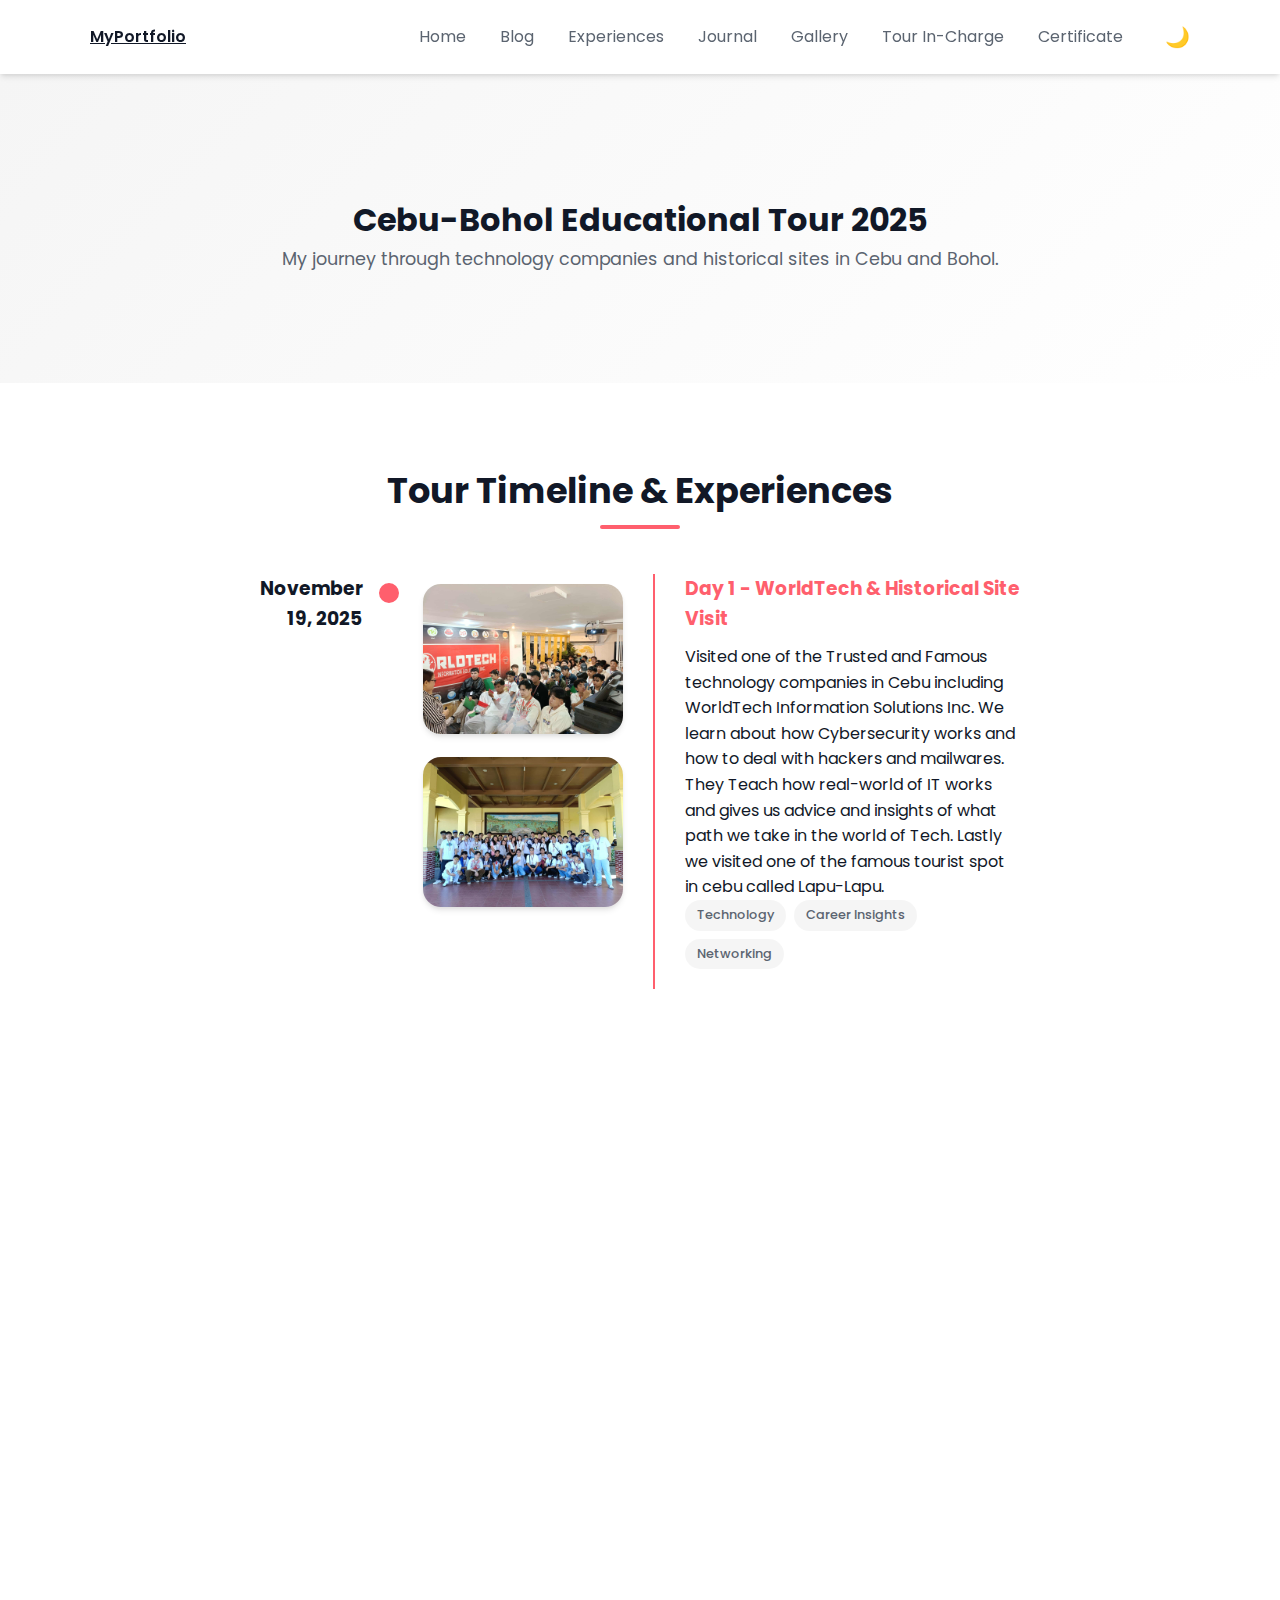
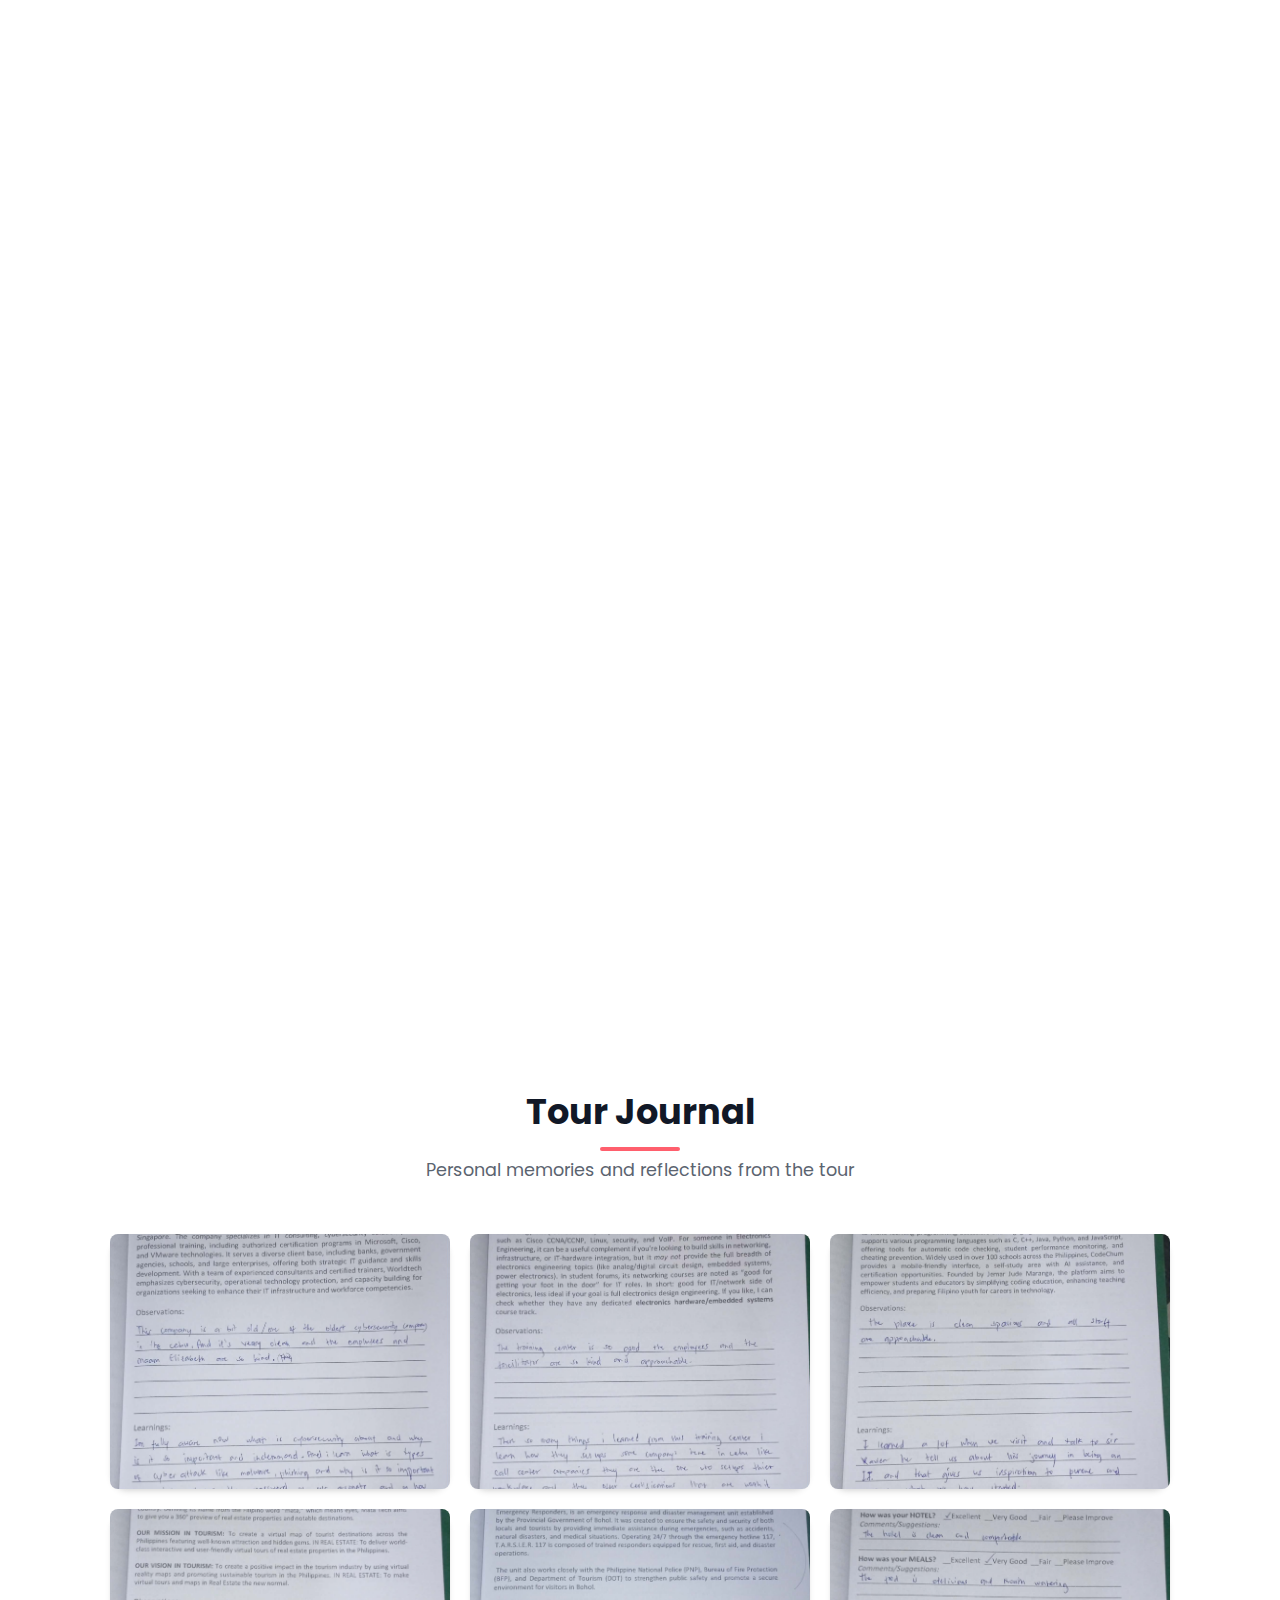
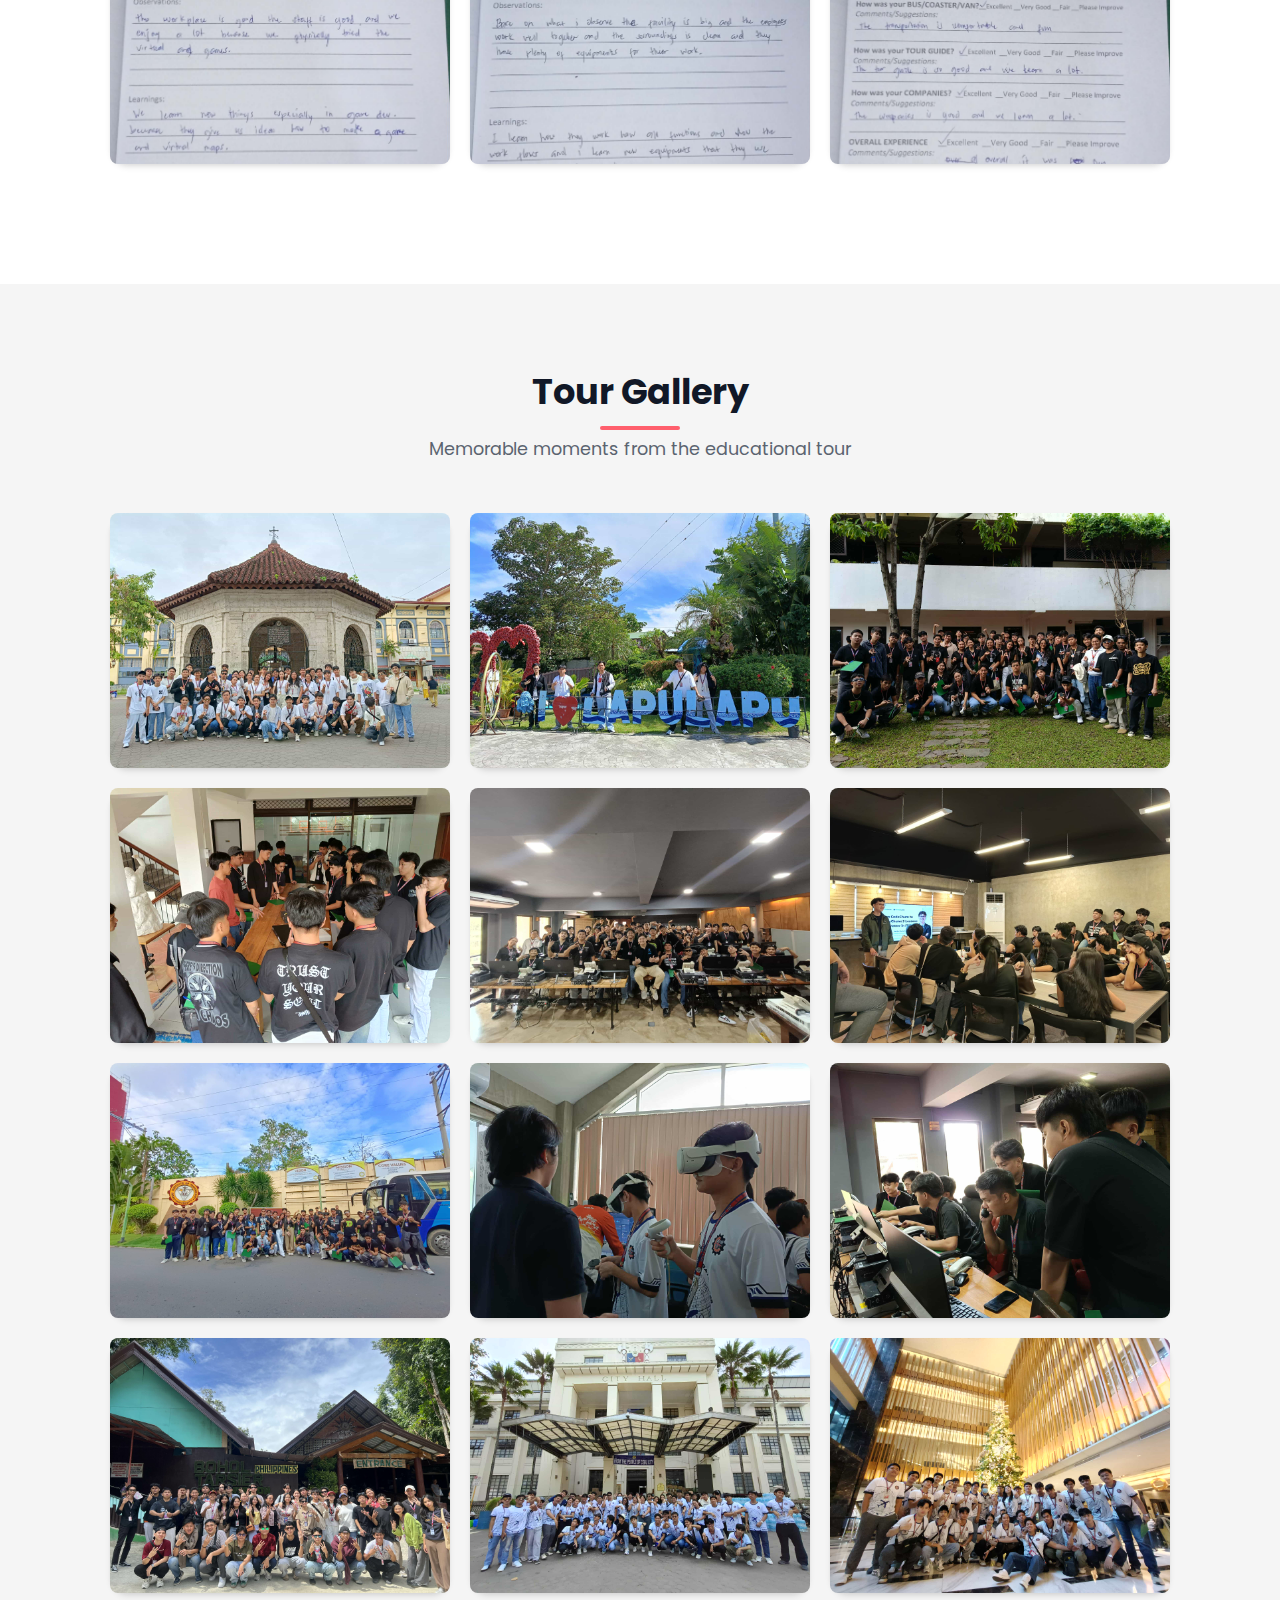
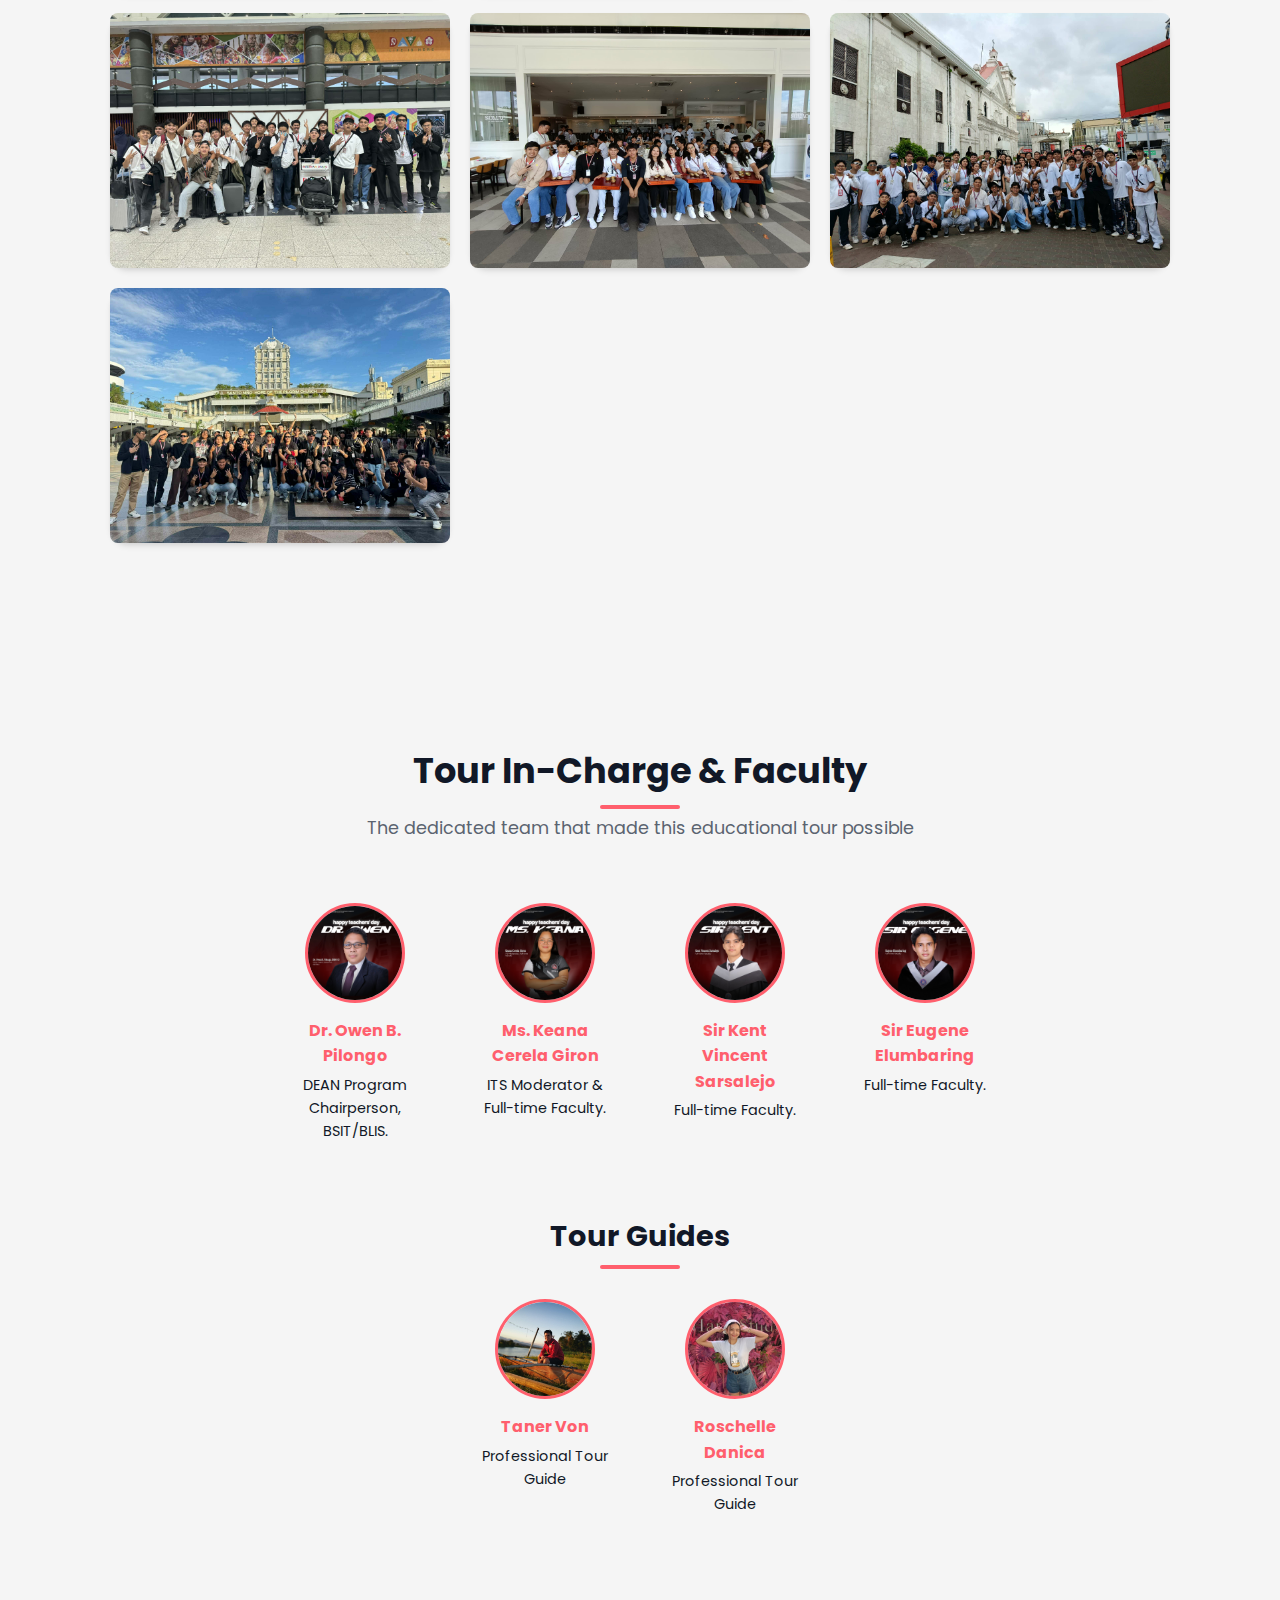
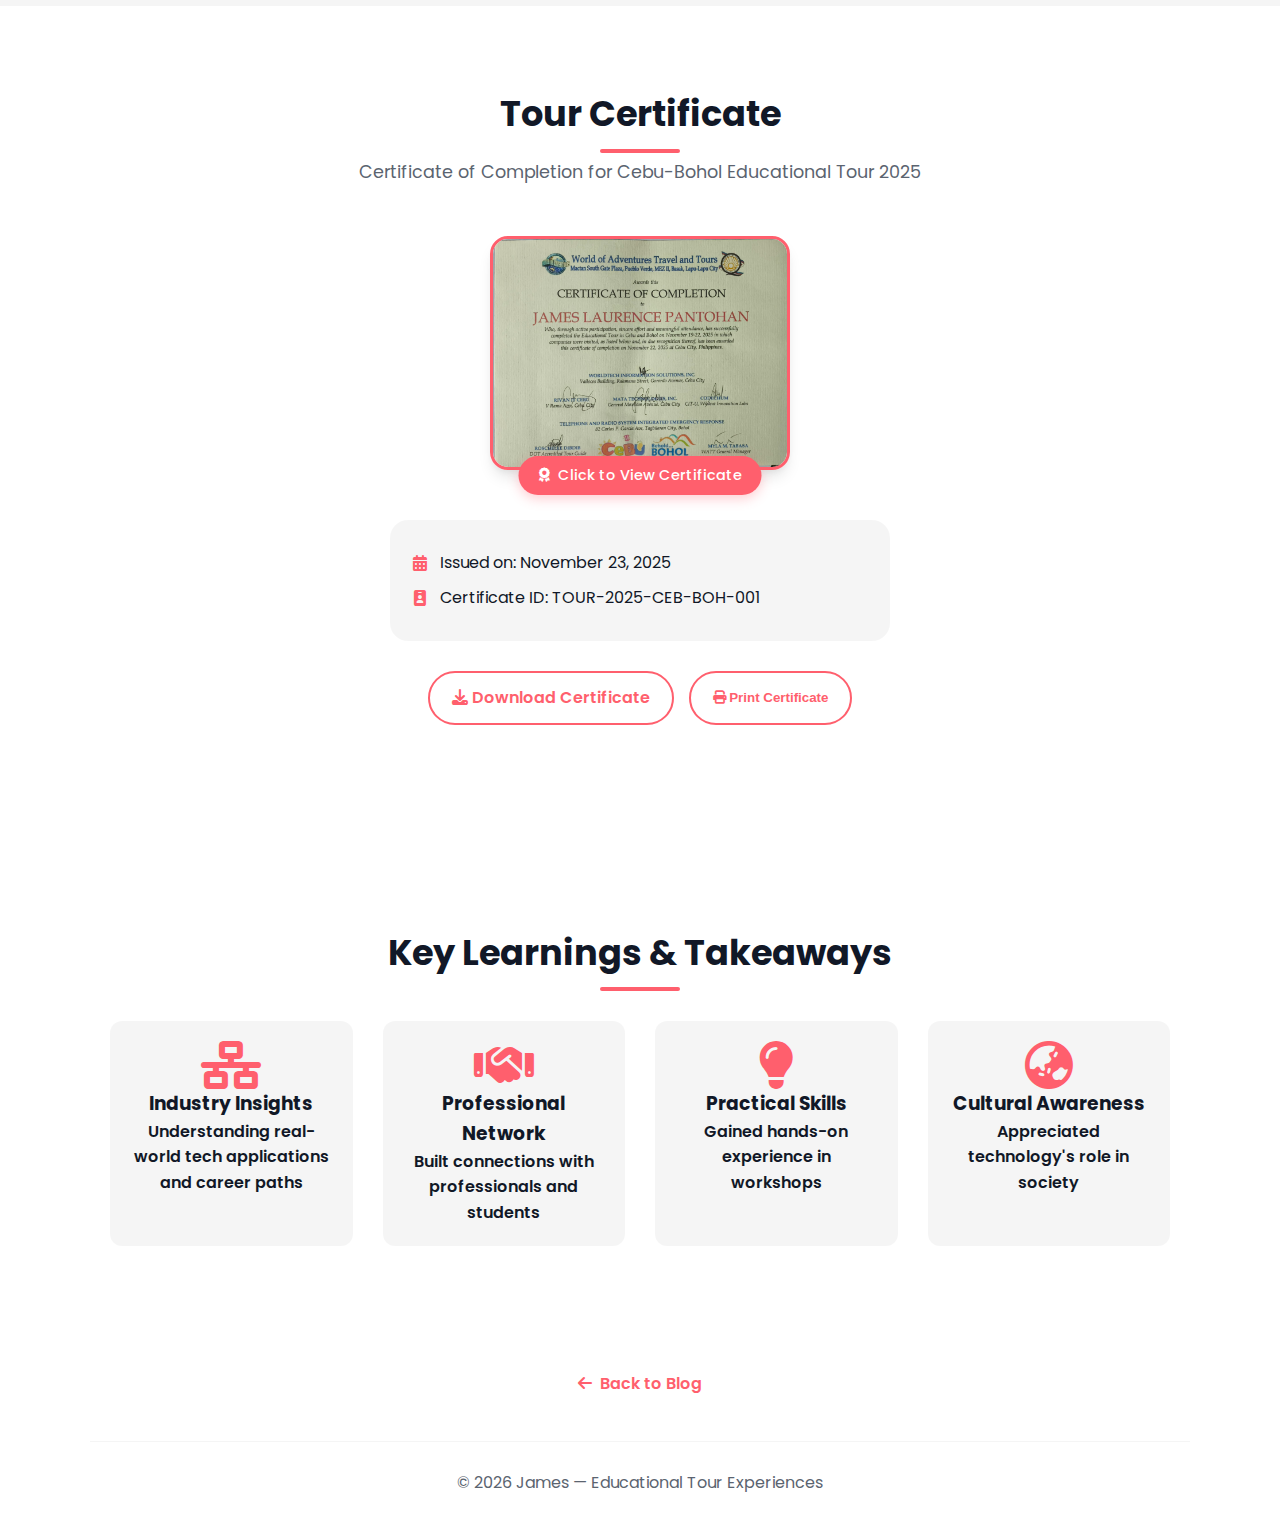
<file: educ.html>
<!DOCTYPE html>
<html lang="en">
<head>
  <meta charset="UTF-8">
  <meta name="viewport" content="width=device-width, initial-scale=1.0">
  <title>Educational Tour Experiences - James Portfolio</title>
  <link href="https://fonts.googleapis.com/css2?family=Poppins:wght@300;400;500;600;700&display=swap" rel="stylesheet">
  <link rel="stylesheet" href="https://cdnjs.cloudflare.com/ajax/libs/font-awesome/6.4.0/css/all.min.css">
  <link rel="stylesheet" href="style.css">
  <style>
       .tour-hero {
      padding: 120px 0 60px;
      text-align: center;
      background: linear-gradient(135deg, var(--glass) 0%, var(--bg) 100%);
    }
    
    .tour-timeline {
      max-width: 800px;
      margin: 0 auto;
      padding: 40px 20px;
    }
    
    .timeline-item {
      display: flex;
      margin-bottom: 50px;
      position: relative;
    }
    
    .timeline-date {
      flex: 0 0 120px;
      text-align: right;
      padding-right: 30px;
      position: relative;
    }
    
    .timeline-date::after {
      content: '';
      position: absolute;
      right: -10px;
      top: 5px;
      width: 20px;
      height: 20px;
      background: var(--accent);
      border-radius: 50%;
      border: 4px solid var(--bg);
    }
    
    .timeline-content {
      flex: 1;
      padding-left: 30px;
      border-left: 2px solid var(--accent);
    }
    
    .timeline-content h3 {
      color: var(--accent);
      margin-bottom: 10px;
    }
    
    .timeline-item {
      display: flex;
      margin-bottom: 50px;
      position: relative;
      align-items: flex-start;
      gap: 30px;
    }

    .timeline-date {
      flex: 0 0 120px;
      text-align: right;
      padding-right: 30px;
      position: relative;
    }

    .timeline-date::after {
      content: '';
      position: absolute;
      right: -10px;
      top: 5px;
      width: 20px;
      height: 20px;
      background: var(--accent);
      border-radius: 50%;
      border: 4px solid var(--bg);
    }

    .timeline-images {
      flex: 0 0 200px;
      margin-top: 10px;
      display: flex;
      flex-direction: column;
      gap: 15px;
    }

    .timeline-image {
      width: 100%;
    }

    .timeline-image img {
      width: 100%;
      height: 150px;
      object-fit: cover;
      border-radius: var(--radius);
      box-shadow: var(--shadow);
      transition: transform 0.3s ease;
      cursor: zoom-in;
    }

    .timeline-image img:hover {
      transform: scale(1.05);
    }

    .timeline-content {
      flex: 1;
      padding-left: 30px;
      border-left: 2px solid var(--accent);
    }

    .timeline-content h3 {
      color: var(--accent);
      margin-bottom: 10px;
    }

    /* GALLERY STYLES - FIXED POSITION */
    .tour-gallery {
      display: grid;
      grid-template-columns: repeat(auto-fit, minmax(280px, 1fr));
      gap: 20px;
      margin: 40px 0;
    }

    .gallery-item {
      border-radius: var(--radius);
      overflow: hidden;
      box-shadow: var(--shadow);
      transition: transform 0.3s ease, box-shadow 0.3s ease;
      aspect-ratio: 4/3;
    }

    .gallery-item:hover {
      transform: translateY(-8px);
      box-shadow: var(--shadow-lg);
    }

    .gallery-item img {
      width: 100%;
      height: 100%;
      object-fit: cover;
      transition: transform 0.5s ease;
      cursor: zoom-in;
    }

    .gallery-item:hover img {
      transform: scale(1.1);
    }

    /* CENTER ITEM STYLES - MUST BE OUTSIDE MEDIA QUERIES */
    .center-item {
      grid-column: 1 / -1;
      justify-self: center;
      max-width: 280px;
    }

    .back-btn {
      display: inline-flex;
      align-items: center;
      gap: 8px;
      margin: 40px 0;
      color: var(--accent);
      text-decoration: none;
      font-weight: 600;
      transition: var(--transition);
    }

    .back-btn:hover {
      color: var(--accent-2);
      transform: translateX(-5px);
    }

    /* ===== MOBILE RESPONSIVE IMPROVEMENTS ===== */
    
    /* Navigation for educ.html */
    @media (max-width: 768px) {
      .nav-inner {
        flex-direction: column;
        gap: 15px;
        padding: 15px 0;
      }
      
      .nav-links {
        display: flex;
        flex-wrap: wrap;
        justify-content: center;
        gap: 10px;
      }
      
      .nav-links a {
        font-size: 0.9rem;
        padding: 5px 10px;
      }
      
      .theme-toggle {
        position: absolute;
        right: 15px;
        top: 15px;
      }
    }
    
    @media (max-width: 480px) {
      .nav-links {
        flex-direction: column;
        align-items: center;
        gap: 8px;
      }
      
      .logo {
        font-size: 1.5rem;
      }
    }
    
    /* Tour Hero */
    @media (max-width: 768px) {
      .tour-hero {
        padding: 100px 0 40px;
      }
      
      .tour-hero h1 {
        font-size: 2rem;
      }
      
      .section-subtitle {
        font-size: 1rem;
        padding: 0 15px;
      }
    }
    
    /* Timeline Section */
    @media (max-width: 768px) {
      .timeline-item {
        flex-direction: column;
        gap: 20px;
      }
      
      .timeline-images {
        flex: 0 0 auto;
        width: 100%;
        max-width: 300px;
        margin: 0 auto;
        flex-direction: row;
        flex-wrap: wrap;
        justify-content: center;
        gap: 10px;
      }
      
      .timeline-image {
        flex: 0 0 calc(50% - 5px);
        max-width: 145px;
      }
      
      .timeline-date {
        text-align: left;
        padding-right: 0;
        padding-left: 30px;
      }
      
      .timeline-date::after {
        left: -10px;
        right: auto;
      }
      
      .timeline-content {
        padding-left: 0;
        border-left: none;
        padding-top: 20px;
        border-top: 2px solid var(--accent);
      }

      .tour-gallery {
        grid-template-columns: repeat(auto-fit, minmax(200px, 1fr));
        gap: 15px;
      }
      
      .center-item {
        max-width: 200px;
      }
      
      .timeline-content h3 {
        font-size: 1.2rem;
      }
      
      .timeline-content p {
        font-size: 0.95rem;
      }
    }

    @media (max-width: 480px) {
      .tour-gallery {
        grid-template-columns: 1fr 1fr;
        gap: 10px;
      }
      
      .center-item {
        grid-column: 1 / -1;
        max-width: 200px;
      }
    }
    
    /* Faculty & Tour Guides Section */
    @media (max-width: 768px) {
      .tour-guides {
        gap: 30px;
        justify-content: center;
      }
      
      .guide-item {
        max-width: 130px;
      }
      
      .guide-avatar {
        width: 90px;
        height: 90px;
      }
      
      .guide-info h4 {
        font-size: 1rem;
      }
      
      .guide-info p {
        font-size: 0.85rem;
      }
    }

    @media (max-width: 480px) {
      .tour-guides {
        flex-direction: row;
        flex-wrap: wrap;
        gap: 20px;
      }
      
      .guide-item {
        flex: 0 0 calc(50% - 10px);
        max-width: calc(50% - 10px);
        flex-direction: column;
        text-align: center;
        padding: 10px;
      }
      
      .guide-avatar {
        width: 80px;
        height: 80px;
        margin-bottom: 10px;
      }
      
      .guide-item:hover {
        transform: translateY(-5px);
      }
    }
    
    @media (max-width: 360px) {
      .tour-guides {
        flex-direction: column;
        align-items: center;
      }
      
      .guide-item {
        flex: 0 0 100%;
        max-width: 250px;
        width: 100%;
        flex-direction: row;
        text-align: left;
        gap: 15px;
      }
      
      .guide-avatar {
        width: 70px;
        height: 70px;
        margin-bottom: 0;
      }
    }
    
    /* Certificate Section */
    @media (max-width: 768px) {
      .certificate-gallery-item {
        width: 250px;
      }
      
      .certificate-actions {
        flex-direction: column;
        align-items: center;
      }
      
      .certificate-actions .btn {
        width: 100%;
        max-width: 300px;
      }
      
      .certificate-info {
        padding: 15px;
      }
    }
    
    @media (max-width: 480px) {
      .certificate-gallery-item {
        width: 200px;
      }
      
      .certificate-label {
        font-size: 0.8rem;
        padding: 6px 15px;
        bottom: -22px;
      }
    }
    
    /* Key Learnings Section */
    @media (max-width: 768px) {
      .skills-grid {
        grid-template-columns: repeat(2, 1fr);
        gap: 15px;
      }
      
      .skill-card {
        padding: 20px;
      }
      
      .skill-card h3 {
        font-size: 1.1rem;
      }
      
      .skill-card p {
        font-size: 0.9rem;
      }
    }
    /* Make journal images clickable like gallery images */
#journal .gallery-item img {
  cursor: zoom-in;
  transition: all 0.3s ease;
  border-radius: 8px;
}

#journal .gallery-item img:hover {
  transform: scale(1.03);
  box-shadow: 0 8px 25px rgba(0, 0, 0, 0.3);
}
    
    @media (max-width: 480px) {
      .skills-grid {
        grid-template-columns: 1fr;
      }
    }
    
    /* Footer */
    @media (max-width: 768px) {
      .footer {
        text-align: center;
        padding: 20px 0;
      }
    }

    /* ===== HAMBURGER MENU FOR MOBILE ===== */
    .hamburger {
      display: none;
      cursor: pointer;
      font-size: 1.5rem;
      color: var(--text);
    }
    
    @media (max-width: 768px) {
      .hamburger {
        display: block;
        position: absolute;
        left: 15px;
        top: 15px;
      }
      
      .nav-links {
        display: none;
        flex-direction: column;
        position: absolute;
        top: 70px;
        left: 0;
        right: 0;
        background: var(--bg);
        padding: 20px;
        box-shadow: var(--shadow);
        z-index: 100;
      }
      
      .nav-links.active {
        display: flex;
      }
      
      .nav-links a {
        padding: 10px 0;
        border-bottom: 1px solid var(--border);
        width: 100%;
        text-align: center;
      }
      
      .nav-links a:last-child {
        border-bottom: none;
      }
    }

    /* ===== BORDER HIGHLIGHT WITH GALLERY FIX ===== */

/* 1. GALLERY ITEMS - FIXED */
.gallery-item {
  position: relative;
  transition: all 0.3s ease;
  border-radius: var(--radius);
  /* Remove overflow: hidden if it exists */
  overflow: visible !important;
}

.gallery-item img {
  width: 100%;
  height: 100%;
  object-fit: cover;
  border-radius: var(--radius);
  /* Ensure the image doesn't overflow */
  display: block;
}

.gallery-item:hover {
  outline: 3px solid var(--accent);
  outline-offset: 2px; /* Increased offset for visibility */
  box-shadow: 
    0 0 20px rgba(255, 95, 109, 0.6),
    0 0 40px rgba(255, 95, 109, 0.3);
  transform: scale(1.02);
  z-index: 10; /* Bring to front so outline is visible */
}

/* 2. OTHER IMAGES */
.blog-image,
.project-card,
.timeline-image,
.avatar {
  position: relative;
  transition: all 0.3s ease;
  border-radius: var(--radius);
}

.blog-image img,
.project-card img,
.timeline-image img,
.avatar img {
  width: 100%;
  height: 100%;
  object-fit: cover;
  border-radius: inherit;
}

.blog-image:hover,
.project-card:hover,
.timeline-image:hover,
.avatar:hover {
  outline: 3px solid var(--accent);
  outline-offset: -2px;
  box-shadow: 0 0 15px rgba(255, 95, 109, 0.4);
  transform: scale(1.02);
}

.avatar,
.avatar:hover {
  border-radius: 50%;
}

/* 3. SOCIAL MEDIA ICONS */
.socials a:hover,
.contact-socials a:hover {
  outline: 2px solid var(--accent);
  outline-offset: -2px;
  box-shadow: 0 0 10px rgba(255, 95, 109, 0.4);
  transform: scale(1.1);
}

/* 4. BUTTONS */
.btn:hover {
  outline: 2px solid var(--accent);
  outline-offset: -2px;
  box-shadow: 0 0 10px rgba(255, 95, 109, 0.4);
}

/* 5. CARDS */
.skill-card:hover,
.education-card:hover,
.blog-card:hover {
  outline: 2px solid var(--accent);
  outline-offset: -2px;
  box-shadow: 0 0 12px rgba(255, 95, 109, 0.4);
  transform: translateY(-3px);
}

/* 6. BACK BUTTON */
.back-btn:hover {
  outline: 2px solid var(--accent);
  outline-offset: 2px;
  box-shadow: 0 0 8px rgba(255, 95, 109, 0.3);
}
      /* FACULTY/IN-CHARGE STYLES */
    .faculty-grid {
      display: grid;
      grid-template-columns: repeat(auto-fit, minmax(280px, 1fr));
      gap: 30px;
      margin-top: 40px;
    }
    
    .faculty-card {
      background: var(--bg);
      border-radius: var(--radius);
      padding: 25px;
      box-shadow: var(--shadow);
      display: flex;
      gap: 20px;
      align-items: flex-start;
      transition: var(--transition);
    }
    
    .faculty-card:hover {
      transform: translateY(-8px);
      box-shadow: var(--shadow-lg);
      outline: 2px solid var(--accent);
      outline-offset: 2px;
    }
    
    .faculty-avatar {
      flex: 0 0 80px;
      height: 80px;
      border-radius: 50%;
      overflow: hidden;
      border: 3px solid var(--accent);
    }
    
    .faculty-avatar img {
      width: 100%;
      height: 100%;
      object-fit: cover;
      transition: transform 0.3s ease;
    }
    
    .faculty-card:hover .faculty-avatar img {
      transform: scale(1.1);
    }
    
    .faculty-info {
      flex: 1;
    }
    
    .faculty-info h3 {
      margin: 0 0 5px 0;
      color: var(--accent);
      font-size: 1.2rem;
    }
    
    .faculty-role {
      color: var(--text-secondary);
      font-size: 0.9rem;
      margin-bottom: 10px;
      font-weight: 500;
    }
    
    .faculty-bio {
      font-size: 0.9rem;
      margin-bottom: 15px;
      line-height: 1.5;
    }
    
    .faculty-contact {
      display: flex;
      align-items: center;
      gap: 8px;
      font-size: 0.85rem;
      color: var(--accent);
    }
    
    .faculty-contact i {
      font-size: 0.9rem;
    }
    
    /* RESPONSIVE STYLES FOR FACULTY SECTION */
    @media (max-width: 768px) {
      .faculty-card {
        flex-direction: column;
        text-align: center;
        align-items: center;
      }
      
      .faculty-avatar {
        flex: 0 0 100px;
        width: 100px;
        height: 100px;
      }
      
      .faculty-contact {
        justify-content: center;
      }
    }
    
    @media (max-width: 480px) {
      .faculty-grid {
        grid-template-columns: 1fr;
      }
    }    /* TOUR GUIDES STYLES */
    .tour-guides {
      display: flex;
      justify-content: center;
      gap: 40px;
      flex-wrap: wrap;
      margin-top: 30px;
    }
    
    .guide-item {
      display: flex;
      flex-direction: column;
      align-items: center;
      text-align: center;
      max-width: 150px;
    }
    
    .guide-avatar {
      width: 100px;
      height: 100px;
      border-radius: 50%;
      overflow: hidden;
      border: 3px solid var(--accent);
      margin-bottom: 15px;
    }
    
    .guide-avatar img {
      width: 100%;
      height: 100%;
      object-fit: cover;
    }
    
    .guide-info h4 {
      margin: 0 0 5px 0;
      color: var(--accent);
    }
    
    .guide-info p {
      font-size: 0.9rem;
      color: var(--text-secondary);
    }
    
    /* RESPONSIVE STYLES FOR 4 CARDS WITH CENTERED LAST CARD */
@media (max-width: 1200px) {
  .faculty-grid {
    grid-template-columns: repeat(2, 1fr);
  }
  
  /* For 4 cards, center the last one when in 2-column layout */
  .faculty-card:nth-child(3) {
    justify-self: start;
  }
  
  .faculty-card:last-child:nth-child(4) {
    grid-column: span 2;
    justify-self: center;
    max-width: 300px; /* Adjust as needed */
  }
}

@media (max-width: 768px) {
  .faculty-grid {
    grid-template-columns: 1fr;
    justify-items: center; /* Center all cards on mobile */
  }
  
  /* Reset the 2-column centering for mobile */
  .faculty-card:last-child:nth-child(4) {
    grid-column: span 1;
    max-width: 100%;
  }
  
  .tour-guides {
    gap: 30px;
  }
  
  .guide-item {
    max-width: 130px;
  }
  
  .guide-avatar {
    width: 90px;
    height: 90px;
  }
}

@media (max-width: 480px) {
  /* Center all faculty cards on very small screens */
  .faculty-grid {
    justify-items: center;
  }
  
  .faculty-card {
    width: 100%;
    max-width: 280px;
  }
  
  .tour-guides {
    flex-direction: column;
    align-items: center;
    gap: 20px;
  }
  
  .guide-item {
    flex-direction: row;
    max-width: 100%;
    gap: 15px;
    text-align: left;
  }
  
  .guide-avatar {
    width: 70px;
    height: 70px;
    margin-bottom: 0;
  }
}    /* CERTIFICATE DISPLAY STYLES */
    .certificate-display {
      max-width: 800px;
      margin: 40px auto;
      text-align: center;
    }
    
    .certificate-image-container {
      background: white;
      padding: 20px;
      border-radius: 10px;
      box-shadow: var(--shadow-lg);
      border: 2px solid var(--accent);
      margin-bottom: 30px;
      cursor: zoom-in;
      transition: all 0.3s ease;
    }
    
    .certificate-image-container:hover {
      transform: translateY(-5px);
      box-shadow: 0 15px 40px rgba(0, 0, 0, 0.2);
      outline: 3px solid var(--accent);
      outline-offset: 2px;
    }
    
    .certificate-img {
      width: 100%;
      height: auto;
      border-radius: 5px;
      display: block;
    }
    
    .certificate-info {
      background: var(--glass);
      padding: 20px;
      border-radius: var(--radius);
      margin-bottom: 30px;
      text-align: left;
      max-width: 500px;
      margin-left: auto;
      margin-right: auto;
    }
    
    .certificate-info p {
      margin: 10px 0;
      color: var(--text-secondary);
      display: flex;
      align-items: center;
      gap: 10px;
    }
    
    .certificate-info i {
      color: var(--accent);
      width: 20px;
      text-align: center;
    }
    
    .certificate-actions {
      display: flex;
      justify-content: center;
      gap: 15px;
      flex-wrap: wrap;
    }
    
    /* RESPONSIVE CERTIFICATE */
    @media (max-width: 768px) {
      .certificate-image-container {
        padding: 15px;
      }
      
      .certificate-actions {
        flex-direction: column;
        align-items: center;
      }
      
      .certificate-actions .btn {
        width: 100%;
        max-width: 300px;
      }
      
      .certificate-info {
        padding: 15px;
      }
    }    /* SMALL CLICKABLE CERTIFICATE STYLES */
    .certificate-container {
      max-width: 600px;
      margin: 40px auto;
      text-align: center;
    }
    
    .certificate-gallery-item {
      position: relative;
      width: 300px;
      margin: 0 auto 30px;
      cursor: pointer;
      transition: all 0.3s ease;
      border-radius: var(--radius);
      overflow: visible !important;
    }
    
    .certificate-thumbnail {
      width: 100%;
      height: auto;
      border-radius: var(--radius);
      box-shadow: var(--shadow-lg);
      border: 3px solid var(--accent);
      transition: all 0.3s ease;
      display: block;
    }
    
    .certificate-gallery-item:hover .certificate-thumbnail {
      transform: translateY(-8px) scale(1.05);
      box-shadow: 0 15px 40px rgba(0, 0, 0, 0.2);
      outline: 3px solid var(--accent);
      outline-offset: 5px;
      z-index: 10;
    }
    
    .certificate-label {
      position: absolute;
      bottom: -25px;
      left: 50%;
      transform: translateX(-50%);
      background: var(--accent);
      color: white;
      padding: 8px 20px;
      border-radius: 20px;
      font-size: 0.9rem;
      font-weight: 500;
      display: flex;
      align-items: center;
      gap: 8px;
      white-space: nowrap;
      box-shadow: 0 4px 12px rgba(255, 95, 109, 0.3);
    }
    
    .certificate-info {
      background: var(--glass);
      padding: 20px;
      border-radius: var(--radius);
      margin: 50px 0 30px;
      text-align: left;
      max-width: 500px;
      margin-left: auto;
      margin-right: auto;
    }
    
    .certificate-info p {
      margin: 10px 0;
      color: var(--text-secondary);
      display: flex;
      align-items: center;
      gap: 10px;
    }
    
    .certificate-info i {
      color: var(--accent);
      width: 20px;
      text-align: center;
    }
    
    .certificate-actions {
      display: flex;
      justify-content: center;
      gap: 15px;
      flex-wrap: wrap;
    }
    
    /* RESPONSIVE CERTIFICATE */
    @media (max-width: 768px) {
      .certificate-gallery-item {
        width: 250px;
      }
      
      .certificate-actions {
        flex-direction: column;
        align-items: center;
      }
      
      .certificate-actions .btn {
        width: 100%;
        max-width: 300px;
      }
      
      .certificate-info {
        padding: 15px;
      }
    }
    
    @media (max-width: 480px) {
      .certificate-gallery-item {
        width: 200px;
      }
      
      .certificate-label {
        font-size: 0.8rem;
        padding: 6px 15px;
        bottom: -22px;
      }
    }.faculty-grid {
  display: grid;
  grid-template-columns: repeat(auto-fill, minmax(200px, 1fr));
  gap: 20px;
}

.faculty-card {
  text-align: center;
  padding: 15px;
}

.faculty-avatar {
  width: 100px;
  height: 100px;
  border-radius: 50%;
  object-fit: cover;
  margin: 0 auto 15px;
}

.faculty-card h3 {
  margin: 0 0 10px 0;
  font-size: 1.1em;
}

.faculty-bio {
  font-size: 0.9em;
  color: #666;
  line-height: 1.4;
}/* ===== TOUR GUIDE & FACULTY HOVER EFFECTS ===== */

/* Make guide items clickable with same effects as gallery */
.guide-item {
  display: flex;
  flex-direction: column;
  align-items: center;
  text-align: center;
  max-width: 150px;
  cursor: pointer;
  transition: all 0.3s ease;
  border-radius: var(--radius);
  padding: 10px;
  position: relative;
}

.guide-item:hover {
  transform: translateY(-8px);
  outline: 3px solid var(--accent);
  outline-offset: 2px;
  box-shadow: 
    0 0 20px rgba(255, 95, 109, 0.6),
    0 0 40px rgba(255, 95, 109, 0.3);
  z-index: 10;
}

.guide-avatar {
  width: 100px;
  height: 100px;
  border-radius: 50%;
  overflow: hidden;
  border: 3px solid var(--accent);
  margin-bottom: 15px;
  transition: all 0.3s ease;
  position: relative;
}

.guide-item:hover .guide-avatar {
  transform: scale(1.05);
  box-shadow: 
    0 0 20px rgba(255, 95, 109, 0.6),
    0 0 40px rgba(255, 95, 109, 0.3);
  border-color: var(--accent-2);
}

.guide-avatar img {
  width: 100%;
  height: 100%;
  object-fit: cover;
  transition: transform 0.5s ease;
}

.guide-item:hover .guide-avatar img {
  transform: scale(1.1);
}

.guide-info h4 {
  margin: 0 0 5px 0;
  color: var(--accent);
  transition: color 0.3s ease;
}

.guide-item:hover .guide-info h4 {
  color: var(--accent-2);
}

.guide-info p {
  font-size: 0.9rem;
  color: var(--text-secondary);
  transition: color 0.3s ease;
}

.guide-item:hover .guide-info p {
  color: var(--text);
}

/* Make sure the tour-guides container works with these effects */
.tour-guides {
  display: flex;
  justify-content: center;
  gap: 40px;
  flex-wrap: wrap;
  margin-top: 30px;
}

/* Responsive adjustments */
@media (max-width: 768px) {
  .tour-guides {
    gap: 30px;
  }
  
  .guide-item {
    max-width: 130px;
    padding: 8px;
  }
  
  .guide-avatar {
    width: 90px;
    height: 90px;
  }
}

@media (max-width: 480px) {
  .tour-guides {
    flex-direction: column;
    align-items: center;
    gap: 20px;
  }
  
  .guide-item {
    flex-direction: row;
    max-width: 100%;
    gap: 15px;
    text-align: left;
    padding: 15px;
    width: 100%;
    max-width: 300px;
  }
  
  .guide-avatar {
    width: 70px;
    height: 70px;
    margin-bottom: 0;
  }
  
  .guide-item:hover {
    transform: translateY(-5px) scale(1.02);
  }
}

/* If you want to add a click ripple effect, add this: */
.guide-item:active {
  transform: translateY(-5px) scale(0.98);
  transition: transform 0.1s ease;
}/* Click animation */
@keyframes clickPulse {
  0% { transform: scale(1); }
  50% { transform: scale(0.95); }
  100% { transform: scale(1); }
}

.guide-item.clicked {
  animation: clickPulse 0.3s ease;
}.center-item {
  grid-column: auto !important;
}
.center-item {
  grid-column: auto !important;
  max-width: 100% !important;
  justify-self: stretch !important;
}


  </style>
</head>
<body>
  <header class="nav">
  <div class="container nav-inner">
    <div class="hamburger" id="hamburger">
      <i class="fas fa-bars"></i>
    </div>
    <a href="index.html" class="logo">MyPortfolio</a>
    <nav class="nav-links" id="navLinks">
      <a href="index.html#home">Home</a>
      <a href="index.html#blog">Blog</a>
      <a href="#experiences">Experiences</a>
        <a href="#journal">Journal</a>
      <a href="#gallery">Gallery</a>
      <a href="#incharge">Tour In-Charge</a>
      <a href="#certificate">Certificate</a>
    </nav>
    <button id="themeToggle" class="theme-toggle" aria-label="Toggle theme">🌙</button>
  </div>
</header>
  <main>
    <!-- Tour Hero Section -->
    <section class="tour-hero">
      <div class="container">
        <h1>Cebu-Bohol Educational Tour 2025</h1> 
        <p class="section-subtitle">My journey through technology companies and historical sites in Cebu and Bohol.</p>
      </div>
    </section>

    <!-- Timeline Experiences -->
    <section id="experiences" class="section">
      <div class="container">
        <h2 class="section-title">Tour Timeline & Experiences</h2>
        
        <div class="tour-timeline">
          <!-- Day 1 -->
<!-- Day 1 -->
<div class="timeline-item reveal">
  <div class="timeline-date">
    <h3>November 19, 2025</h3>
  </div>
  
  <div class="timeline-images">
    <div class="timeline-image">
      <img src="images/wt.jpg" alt="WorldTech Company Visit">
    </div>
    <div class="timeline-image">
      <img src="images/lapu2.jpg" alt="Lapu-Lapu Historical Site">
    </div>
  </div>
  
  <div class="timeline-content">
    <h3>Day 1 - WorldTech & Historical Site Visit</h3>
    <p>Visited one of the Trusted and Famous technology companies in Cebu including WorldTech Information Solutions Inc. We learn about how Cybersecurity works and how to deal with hackers and mailwares. They Teach how real-world of IT works and gives us advice and insights of what path we take in the world of Tech. Lastly we visited one of the famous tourist spot in cebu called Lapu-Lapu.</p>
    <div class="blog-tags">
      <span class="tag">Technology</span>
      <span class="tag">Career Insights</span>
      <span class="tag">Networking</span>
    </div>
  </div>
</div>

<!-- Day 2 -->
<div class="timeline-item reveal">
  <div class="timeline-date">
    <h3>November 20, 2025</h3>
  </div>
  
  <div class="timeline-images">
    <div class="timeline-image">
      <img src="images/rivan 2.jpg" alt="Rivan IT Cebu Training Center">
    </div>
    <div class="timeline-image">
      <img src="images/codec.jpg" alt="Codechum Company Visit">
    </div>
  </div>
  
  <div class="timeline-content">
    <h3>Day 2 - Rivan IT Cebu and Codechum</h3>
    <p>In the second day we visited the Rivan IT Cebu, This Company is a training center. They are specialize in IT and Networking certifications courses like Cisco and Linux. During our visits they teach us the basics of networking and how they setups, configure the network like call center company and they give also insights and idea what are the possible path we could possibly take after we graduate.Before the day ends we also visited Codechum and talk to the Co-Founder of CodeChum We learn many things and enjoy during our visit.</p>
    <div class="blog-tags">
      <span class="tag">History</span>
      <span class="tag">Career Insights</span>
      <span class="tag">Technology</span>
    </div>
  </div>
</div>

<!-- Day 3 -->
<div class="timeline-item reveal">
  <div class="timeline-date">
    <h3>November 21, 2025</h3>
  </div>
  
  <div class="timeline-images">
    <div class="timeline-image">
      <img src="images/mata.jpg" alt="MATA Technologies Inc. Office">
    </div>
    <div class="timeline-image">
      <img src="images/donations.jpg" alt="Cebu Municipal Hall ">
    </div>
  </div>
  
  <div class="timeline-content">
    <h3>Day 3 - MATA Technologies Inc.</h3>
    <p>In the 3rd day we visit the MATA Technologies Inc. and this company is a homegrown provider of Virtual tours for real estate in the Philippines. During our visit they introduce to us how they create the virtual tours project and other project that they already made like virtual games. They give also ideas on creating our own game application, give us advice and inspirations to continue our journey in the IT industry in the future.
      After that we go to cebu city hall to deliver our donations for the affected of the calamity in Cebu.
    </p>
    <div class="blog-tags">
      <span class="tag">Virtual Reality</span>
      <span class="tag">Game Development</span>
      <span class="tag">Public Service</span>
    </div>
  </div>
</div>

<!-- Day 4 -->
<div class="timeline-item reveal">
  <div class="timeline-date">
    <h3>November 22, 2025</h3>
  </div>
  
  <div class="timeline-images">
    <div class="timeline-image">
      <img src="images/CDRRMO.jpg" alt="CDRRMO Office Visit">
    </div>
    <div class="timeline-image">
      <img src="images/mirror1.jpg" alt="Sekatunas Mirror of the World">
    </div>
  </div>
  
  <div class="timeline-content">
    <h3>Day 4 - Visited the CDRRMO of Tagbilaran and Sekatunas Mirror of the World</h3>
    <p>In the last day we visited the CDRRMO of tagbilaran and they show us how they work and how hard to handle a single city and they shares pre cautions and tips that will help
      us whenerver we are in danger. After that we go in Sekatunas Mirror of the World and takes picture buy souvenirs the place is so amazing and enjoyable.
    </p>
    <div class="blog-tags">
      <span class="tag">Government</span>
      <span class="tag">Digital Transformation</span>
      
    </div>
  </div>
</div>

      </div>
    </section>
        <!-- Journal Section -->
    <section id="journal" class="section">
      <div class="container">
        <h2 class="section-title">Tour Journal</h2>
        <p class="section-subtitle">Personal memories and reflections from the tour</p>
        
        <div class="tour-gallery">
          <!-- Journal Images -->
          <div class="gallery-item">
            <img src="images/worldtech (2).jpg" alt="Journal Entry 1">
          </div>
          <div class="gallery-item">
            <img src="images/rivan (2).jpg" alt="Journal Entry 2">
          </div>
          <div class="gallery-item">
            <img src="images/codechum (2).jpg" alt="Journal Entry 3">
          </div>
          <div class="gallery-item">
            <img src="images/mata (2).jpg" alt="Journal Entry 4">
          </div>
          <div class="gallery-item">
            <img src="images/tarsier.jpg" alt="Journal Entry 5">
          </div>
          <div class="gallery-item">
            <img src="images/impression.jpg" alt="Journal Entry 6">
          </div>
        </div>
      </div>
    </section>

        <!-- Photo Gallery -->
    <section id="gallery" class="section" style="background: var(--glass);">
      <div class="container">
        <h2 class="section-title">Tour Gallery</h2>
        <p class="section-subtitle">Memorable moments from the educational tour</p>
        
        <div class="tour-gallery">
          <!-- Row 1 -->
          <div class="gallery-item">
            <img src="images/church.jpg" alt="Church Visit">
          </div>
          <div class="gallery-item">
            <img src="images/lapu.jpg" alt="Lapu-Lapu Historical Site">
          </div>
          <div class="gallery-item">
            <img src="images/rivan.jpg" alt="Rivan IT Cebu">
          </div>
          <div class="gallery-item">
            <img src="images/rivan 4.jpg" alt="Group Photo at Rivan">
          </div>
          
          <!-- Row 2 -->
          <div class="gallery-item">
            <img src="images/rivan 3.jpg" alt="Workshop Session">
          </div>
          <div class="gallery-item">
            <img src="images/codechum.jpg" alt="CodeChum Visit">
          </div>
          <div class="gallery-item">
            <img src="images/img7.jpg" alt="University Visit">
          </div>
          <div class="gallery-item">
            <img src="images/img8.jpg" alt="MATA Technologies">
          </div>
          
          <!-- Row 3 -->
          <div class="gallery-item">
            <img src="images/img9.jpg" alt="Workshop Sesions">
          </div>
          <div class="gallery-item">
            <img src="images/img10.jpg" alt="Tarsier Site">
          </div>
          <div class="gallery-item">
            <img src="images/img11.jpg" alt="Cebu Municipal Hall">
          </div>
          <div class="gallery-item">
            <img src="images/img12.jpg" alt="Bai Hotel">
          </div>
          
          <!-- Row 4 -->
          <div class="gallery-item">
            <img src="images/img13.jpg" alt="Davao Airport">
          </div>
          <div class="gallery-item">
            <img src="images/img14.jpg" alt="Somak Buffet">
          </div>
          <div class="gallery-item">
            <img src="images/img15.jpg" alt="Sto Nino Church">
          </div>
          
          <!-- Last Image Centered -->
          <div class="gallery-item center-item">
            <img src="images/img16.jpg" alt="Cultural Experience">
          </div>
        </div>
      </div>
    </section>
         <!-- Tour In-Charge Section -->
<section id="incharge" class="section" style="background: var(--glass);">
  <div class="container">
    <h2 class="section-title">Tour In-Charge & Faculty</h2>
    <p class="section-subtitle">The dedicated team that made this educational tour possible</p>
    
    <!-- Faculty Members - Using tour-guides style -->
    <div class="tour-guides">
      <div class="guide-item">
        <div class="guide-avatar">
          <img src="images/owen.jpg" alt="Dr. Maria Santos" onerror="this.src='https://images.unsplash.com/photo-1560250097-0b93528c311a?ixlib=rb-4.0.3&auto=format&fit=crop&w=300&q=80'">
        </div>
        <div class="guide-info">
          <h4>Dr. Owen B. Pilongo</h4>
          <p>DEAN Program Chairperson, BSIT/BLIS.</p>
        </div>
      </div>
      
      <div class="guide-item">
        <div class="guide-avatar">
          <img src="images/keana.jpg" alt="Prof. John Dela Cruz" onerror="this.src='https://images.unsplash.com/photo-1573496359142-b8d87734a5a2?ixlib=rb-4.0.3&auto=format&fit=crop&w=300&q=80'">
        </div>
        <div class="guide-info">
          <h4>Ms. Keana Cerela Giron</h4>
          <p>ITS Moderator & Full-time Faculty.</p>
        </div>
      </div>
      
      <div class="guide-item">
        <div class="guide-avatar">
          <img src="images/kent.jpg" alt="Prof. Anna Reyes" onerror="this.src='https://images.unsplash.com/photo-1580489944761-15a19d654956?ixlib=rb-4.0.3&auto=format&fit=crop&w=300&q=80'">
        </div>
        <div class="guide-info">
          <h4>Sir Kent Vincent Sarsalejo</h4>
          <p>Full-time Faculty.</p>
        </div>
      </div>
      
      <div class="guide-item">
        <div class="guide-avatar">
          <img src="images/eugene.jpg" alt="Mr. Carlos Lim" onerror="this.src='https://images.unsplash.com/photo-1507003211169-0a1dd7228f2d?ixlib=rb-4.0.3&auto=format&fit=crop&w=300&q=80'">
        </div>
        <div class="guide-info">
          <h4>Sir Eugene Elumbaring</h4>
          <p>Full-time Faculty.</p>
        </div>
      </div>
    </div>
        
        <!-- Tour Guides Section -->
        <div style="margin-top: 60px;">
          <h3 class="section-title" style="font-size: 1.8rem;">Tour Guides</h3>
          <div class="tour-guides">
            <div class="guide-item">
              <div class="guide-avatar">
                <img src="images/taner.jpg" alt="Alex Rivera" onerror="this.src='https://images.unsplash.com/photo-1547425260-76bcadfb4f2c?ixlib=rb-4.0.3&auto=format&fit=crop&w=300&q=80'">
              </div>
              <div class="guide-info">
                <h4>Taner Von</h4>
                <p>Professional Tour Guide</p>
              </div>
            </div>
            <div class="guide-item">
              <div class="guide-avatar">
                <img src="images/dibdib.jpg" alt="Liza Gomez" onerror="this.src='https://images.unsplash.com/photo-1544005313-94ddf0286df2?ixlib=rb-4.0.3&auto=format&fit=crop&w=300&q=80'">
              </div>
              <div class="guide-info">
                <h4>Roschelle Danica</h4>
                <p>Professional Tour  Guide</p>
              </div>
            </div>
          </div>
        </div>
      </div>
    </section>
              <!-- Certificate Display -->
    <section id="certificate" class="section">
      <div class="container">
        <h2 class="section-title">Tour Certificate</h2>
        <p class="section-subtitle">Certificate of Completion for Cebu-Bohol Educational Tour 2025</p>
        
        <div class="certificate-container">
          <!-- Small, clickable certificate like gallery images -->
          <div class="certificate-gallery-item">
            <img src="images/cert.jpg" alt="Educational Tour Certificate" 
                 class="certificate-thumbnail" 
                 onclick="openCertificate()">
            <div class="certificate-label">
              <i class="fas fa-award"></i> Click to View Certificate
            </div>
          </div>
          
          <div class="certificate-info">
            <p><i class="fas fa-calendar-alt"></i> Issued on: November 23, 2025</p>
            <p><i class="fas fa-id-badge"></i> Certificate ID: TOUR-2025-CEB-BOH-001</p>
            
          </div>
          
          <div class="certificate-actions">
            <a href="images/cert.jpg" download="Cebu-Bohol-Educational-Tour-Certificate.jpg" class="btn">
              <i class="fas fa-download"></i> Download Certificate
            </a>
            <button onclick="printCertificate()" class="btn btn-outline">
              <i class="fas fa-print"></i> Print Certificate
            </button>
          </div>
        </div>
      </div>
    </section>
    <!-- Key Learnings -->
    <section class="section">
      <div class="container">
        <h2 class="section-title">Key Learnings & Takeaways</h2>
        <div class="skills-grid" style="margin-top: 40px;">
          <div class="skill-card">
            <i class="fas fa-network-wired" style="font-size: 3rem; color: var(--accent);"></i>
            <h3>Industry Insights</h3>
            <p>Understanding real-world tech applications and career paths</p>
          </div>
          <div class="skill-card">
            <i class="fas fa-handshake" style="font-size: 3rem; color: var(--accent);"></i>
            <h3>Professional Network</h3>
            <p>Built connections with professionals and students</p>
          </div>
          <div class="skill-card">
            <i class="fas fa-lightbulb" style="font-size: 3rem; color: var(--accent);"></i>
            <h3>Practical Skills</h3>
            <p>Gained hands-on experience in workshops</p>
          </div>
          <div class="skill-card">
            <i class="fas fa-globe-asia" style="font-size: 3rem; color: var(--accent);"></i>
            <h3>Cultural Awareness</h3>
            <p>Appreciated technology's role in society</p>
          </div>
        </div>
      </div>
    </section>

    <!-- Back to Main Blog -->
    <div class="container" style="text-align: center;">
      <a href="index.html#blog" class="back-btn">
        <i class="fas fa-arrow-left"></i>
        Back to Blog
      </a>
    </div>
  </main>

  <footer class="footer container">
    <p>© <span id="year"></span> James — Educational Tour Experiences</p>
  </footer>
  <!-- Image Modal -->
<div id="imageModal" class="image-modal">
  <span class="close-modal">&times;</span>
  <img class="modal-content" id="modalImage">
  <div id="modalCaption" class="modal-caption"></div>
</div>

    

  <script src="script.js"></script>
  <!-- Add JavaScript for hamburger menu -->
  <script>
    // Hamburger menu toggle
    const hamburger = document.getElementById('hamburger');
    const navLinks = document.getElementById('navLinks');
    
    if (hamburger && navLinks) {
      hamburger.addEventListener('click', () => {
        navLinks.classList.toggle('active');
      });
      
      // Close menu when clicking outside
      document.addEventListener('click', (e) => {
        if (!hamburger.contains(e.target) && !navLinks.contains(e.target)) {
          navLinks.classList.remove('active');
        }
      });
      
      // Close menu when clicking a link
      document.querySelectorAll('.nav-links a').forEach(link => {
        link.addEventListener('click', () => {
          navLinks.classList.remove('active');
        });
      });
    }
    
    // Smooth scrolling for navigation
    document.querySelectorAll('a[href^="#"]').forEach(anchor => {
      anchor.addEventListener('click', function(e) {
        e.preventDefault();
        const targetId = this.getAttribute('href');
        if (targetId === '#') return;
        
        const targetElement = document.querySelector(targetId);
        if (targetElement) {
          window.scrollTo({
            top: targetElement.offsetTop - 80,
            behavior: 'smooth'
          });
        }
      });
    });
    
    // Add click effects to guide items
    document.querySelectorAll('.guide-item').forEach(item => {
      item.addEventListener('click', function() {
        this.classList.add('clicked');
        setTimeout(() => {
          this.classList.remove('clicked');
        }, 300);
        
        // You can add functionality here for what happens when clicked
        const name = this.querySelector('h4').textContent;
        const role = this.querySelector('p').textContent;
        console.log(`Clicked on: ${name} - ${role}`);
      });
    });// In your hamburger menu JavaScript section, make sure the journal link is included
document.querySelectorAll('.nav-links a').forEach(link => {
  link.addEventListener('click', () => {
    navLinks.classList.remove('active');
  });
});
// Image Modal functionality - if you have this, it will work
const modal = document.getElementById('imageModal');
const modalImg = document.getElementById('modalImage');
const captionText = document.getElementById('modalCaption');

// Add click event to ALL gallery images (including journal)
document.querySelectorAll('.gallery-item img').forEach(img => {
  img.addEventListener('click', function() {
    modal.style.display = "block";
    modalImg.src = this.src;
    captionText.innerHTML = this.alt;
  });
});

// Close modal when clicking X
document.querySelector('.close-modal').addEventListener('click', function() {
  modal.style.display = "none";
});

// Close modal when clicking outside
modal.addEventListener('click', function(e) {
  if (e.target === modal) {
    modal.style.display = "none";
  }
});
  </script>
  
</body>
</html>
</file>
<file: style.css>
/* ===== CSS Variables ===== */
:root {
  /* Default Theme (Dark Mode) */
  --bg: #0d0d0d;
  --card: #0f1720;
  --text: #eef2f5;
  --muted: #b8bcc0;
  --accent: #ff5f6d;
  --accent-2: #ff8a9b;
  --glass: rgba(255,255,255,0.04);
  --radius: 18px;
  --container: 1100px;
  --transition: 450ms cubic-bezier(.22,.9,.34,1);
  --shadow: 0 4px 6px -1px rgba(0, 0, 0, 0.3), 0 2px 4px -1px rgba(0, 0, 0, 0.2);
  --shadow-lg: 0 10px 15px -3px rgba(0, 0, 0, 0.3), 0 4px 6px -2px rgba(0, 0, 0, 0.2);
}

/* ===== Light Theme ===== */
[data-theme="light"] {
  --bg: #ffffff;
  --card: #ffffff;
  --text: #111827;
  --muted: #5b6470;
  --accent: #ff5f6d;
  --accent-2: #ff9aa2;
  --glass: rgba(0,0,0,0.04);
  --shadow: 0 4px 6px -1px rgba(0, 0, 0, 0.1), 0 2px 4px -1px rgba(0, 0, 0, 0.06);
  --shadow-lg: 0 10px 15px -3px rgba(0, 0, 0, 0.1), 0 4px 6px -2px rgba(0, 0, 0, 0.05);
}

/* ===== Global Reset & Base Styles ===== */
* {
  margin: 0;
  padding: 0;
  box-sizing: border-box;
  transition: background var(--transition), color var(--transition), border-color var(--transition);
}

html {
  scroll-behavior: smooth;
}

body {
  font-family: 'Poppins', system-ui, -apple-system, 'Segoe UI', Roboto, 'Helvetica Neue', Arial, sans-serif;
  background: var(--bg);
  color: var(--text);
  line-height: 1.6;
  -webkit-font-smoothing: antialiased;
  -moz-osx-font-smoothing: grayscale;
}

.container {
  max-width: var(--container);
  margin: 0 auto;
  padding: 0 20px;
}

/* ===== Navigation ===== */
.nav {
  position: sticky;
  top: 0;
  z-index: 60;
  background: var(--bg);
  box-shadow: var(--shadow);
}

.nav-inner {
  display: flex;
  align-items: center;
  gap: 24px;
  padding: 18px 0;
}

.logo {
  font-weight: 600;
  color: var(--text);
}

.nav-links {
  margin-left: auto;
  display: flex;
  gap: 26px;
  align-items: center;
}

.nav-links a {
  color: var(--muted);
  text-decoration: none;
  padding: 6px 4px;
  position: relative;
  transition: color 220ms ease;
}

.nav-links a.active,
.nav-links a:hover {
  color: var(--accent);
}

.nav-links a::after {
  content: "";
  position: absolute;
  height: 2px;
  left: 0;
  right: 0;
  bottom: -6px;
  background: transparent;
  transform: scaleX(0);
  transform-origin: left;
  transition: transform 0.4s ease, background 0.4s ease;
}

.nav-links a:hover::after {
  background: var(--accent);
  transform: scaleX(1);
}

.theme-toggle {
  margin-left: 14px;
  background: transparent;
  border: 0;
  font-size: 20px;
  cursor: pointer;
  outline: none;
  transition: transform 200ms ease;
}

.theme-toggle:active {
  transform: scale(.96);
}

/* ===== Hero Section ===== */
.hero {
  min-height: 80vh;
  display: flex;
  align-items: center;
  justify-content: center;
  padding: 120px 20px 80px;
  background: linear-gradient(135deg, var(--glass) 0%, var(--bg) 100%);
}

.hero-inner {
  display: flex;
  align-items: center;
  gap: 48px;
  width: 100%;
}

.hero-left {
  flex: 0 0 360px;
  display: flex;
  justify-content: center;
  align-items: center;
}

.avatar {
  width: 360px;
  height: 360px;
  border-radius: 50%;
  position: relative;
  overflow: hidden;
  display: flex;
  align-items: center;
  justify-content: center;
  border: 5px solid var(--accent);
  box-shadow: var(--shadow-lg);
  transition: transform var(--transition), box-shadow var(--transition);
}

.avatar::before {
  content: "";
  position: absolute;
  left: 50%;
  top: 50%;
  transform: translate(-50%, -50%);
  width: 420px;
  height: 420px;
  border-radius: 50%;
  background: radial-gradient(circle at 35% 30%, rgba(255,95,109,.14), transparent 40%);
  filter: blur(6px);
  z-index: 0;
}

.avatar img {
  width: 100%;
  height: 100%;
  object-fit: cover;
  display: block;
  border-radius: 50%;
  position: relative;
  z-index: 1;
  transition: transform 0.8s ease, box-shadow 0.8s ease;
}

.avatar img:hover {
  transform: rotate(3deg) scale(1.05);
  box-shadow: 0 12px 30px rgba(255,95,109,0.4);
}

.avatar:hover {
  transform: translateY(-8px);
  box-shadow: 0 18px 50px rgba(0,0,0,0.35);
}

.hero-right {
  flex: 1;
  max-width: 700px;
}

.intro {
  font-size: 44px;
  margin: 0 0 6px;
  line-height: 1.02;
  font-weight: 700;
}

.name {
  color: var(--accent);
  padding-left: 6px;
}

.role {
  font-size: 28px;
  margin: 0 0 18px;
  font-weight: 600;
}

.desc {
  color: var(--muted);
  max-width: 60%;
  margin-bottom: 20px;
  font-size: 1.1rem;
}

/* ===== Buttons & Actions ===== */
.actions {
  display: flex;
  align-items: center;
  gap: 22px;
}

.socials {
  display: flex;
  gap: 15px;
}

.socials a {
  display: inline-flex;
  align-items: center;
  justify-content: center;
  width: 40px;
  height: 40px;
  border-radius: 10px;
  background: var(--glass);
  color: var(--accent);
  text-decoration: none;
  transition: transform var(--transition), background var(--transition);
}

.socials a:hover {
  transform: translateY(-6px);
  background: linear-gradient(90deg,var(--accent),var(--accent-2));
  color: #fff;
}

.btn {
  display: inline-block;
  padding: 12px 22px;
  border-radius: 28px;
  border: 2px solid var(--accent);
  background: transparent;
  color: var(--accent);
  text-decoration: none;
  font-weight: 600;
  transition: all var(--transition);
  cursor: pointer;
}

.btn:hover {
  background: linear-gradient(90deg,var(--accent),var(--accent-2));
  color: #fff;
  box-shadow: 0 6px 20px rgba(255,95,109,0.6);
  transform: translateY(-6px);
}

/* ===== Sections ===== */
.section {
  padding: 80px 0;
  color: var(--text);
}

.section-title {
  text-align: center;
  font-size: 2.2rem;
  margin-bottom: 15px;
  position: relative;
}

.section-title::after {
  content: '';
  position: absolute;
  bottom: -10px;
  left: 50%;
  transform: translateX(-50%);
  width: 80px;
  height: 4px;
  background-color: var(--accent);
  border-radius: 2px;
}

.section-subtitle {
  text-align: center;
  color: var(--muted);
  margin-bottom: 50px;
  font-size: 1.1rem;
}

/* ===== Skills Section ===== */
.skills-grid {
  display: grid;
  grid-template-columns: repeat(auto-fit, minmax(120px, 1fr));
  gap: 30px;
  margin-top: 40px;
  justify-items: center;
  text-align: center;
}

.skill-card {
  background: var(--glass);
  border-radius: 12px;
  padding: 20px;
  transition: transform 0.4s ease, box-shadow 0.4s ease;
  display: flex;
  flex-direction: column;
  align-items: center;
}

.skill-card img {
  width: 70px;
  height: 70px;
  margin-bottom: 10px;
}

.skill-card p {
  font-weight: 600;
  color: var(--text);
}

.skill-card:hover {
  transform: translateY(-10px) scale(1.05);
  box-shadow: var(--shadow-lg);
}

/* ===== Projects Section ===== */
.projects-grid {
  display: grid;
  grid-template-columns: repeat(auto-fit, minmax(250px, 1fr));
  gap: 20px;
  margin-top: 30px;
}

.project-card {
  background: var(--card);
  border-radius: 10px;
  padding: 20px;
  text-align: center;
  box-shadow: var(--shadow);
  transition: transform 0.3s ease, box-shadow 0.3s ease;
}

.project-card img {
  width: 100%;
  max-height: 150px;
  object-fit: cover;
  border-radius: 8px;
  margin-bottom: 15px;
}

.project-card h3 {
  margin-bottom: 10px;
  font-size: 1.2rem;
}

.project-card p {
  font-size: 0.95rem;
  color: var(--muted);
}

.project-card:hover {
  transform: translateY(-8px);
  box-shadow: var(--shadow-lg);
}

/* ===== Education Section ===== */
.education-card {
  display: flex;
  align-items: center;
  gap: 20px;
  padding: 20px;
  background: var(--card);
  border-radius: var(--radius);
  box-shadow: var(--shadow);
  margin-top: 20px;
  transition: transform 0.3s ease, box-shadow 0.3s ease;
}

.education-card:hover {
  transform: translateX(5px);
  box-shadow: var(--shadow-lg);
}

.school-logo {
  width: 80px;
  height: 80px;
  object-fit: contain;
  border-radius: 10px;
  background: var(--bg);
  padding: 5px;
  border: 2px solid var(--accent);
  opacity: 0;
  transform: scale(0.8);
  transition: all 0.7s ease;
}

.school-logo.show {
  opacity: 1;
  transform: scale(1);
}

.education-info h3 {
  margin: 0;
  font-size: 20px;
  color: var(--text);
}

.education-info p {
  margin: 4px 0 0;
  color: var(--muted);
}

/* ===== Blog Section ===== */
#blog {
  background-color: var(--glass);
}

.blog-grid {
  display: grid;
  grid-template-columns: repeat(auto-fill, minmax(350px, 1fr));
  gap: 30px;
  margin-bottom: 50px;
}

.blog-card {
  background: var(--card);
  border-radius: 12px;
  overflow: hidden;
  box-shadow: var(--shadow);
  transition: transform 0.3s ease, box-shadow 0.3s ease;
}

.blog-card:hover {
  transform: translateY(-5px);
  box-shadow: var(--shadow-lg);
}

.blog-image {
  position: relative;
  height: 220px;
  overflow: hidden;
}

.blog-image img {
  width: 100%;
  height: 100%;
  object-fit: cover;
  transition: transform 0.5s ease;
}

.blog-card:hover .blog-image img {
  transform: scale(1.05);
}

.blog-date {
  position: absolute;
  top: 15px;
  right: 15px;
  background: var(--accent);
  color: white;
  padding: 5px 10px;
  border-radius: 4px;
  font-size: 0.85rem;
  font-weight: 600;
}

.blog-content {
  padding: 25px;
}

.blog-content h3 {
  margin-bottom: 15px;
  font-size: 1.3rem;
  color: var(--text);
}

.blog-content p {
  color: var(--muted);
  margin-bottom: 20px;
  line-height: 1.6;
}

.blog-tags {
  display: flex;
  flex-wrap: wrap;
  gap: 8px;
  margin-bottom: 20px;
}

.tag {
  background: var(--glass);
  color: var(--muted);
  padding: 5px 12px;
  border-radius: 20px;
  font-size: 0.8rem;
  font-weight: 500;
}

.read-more {
  display: inline-flex;
  align-items: center;
  color: var(--accent);
  font-weight: 600;
  text-decoration: none;
  transition: var(--transition);
}

.read-more:hover {
  color: var(--accent-2);
}

.read-more i {
  margin-left: 5px;
  font-size: 0.9rem;
  transition: transform 0.3s ease;
}

.read-more:hover i {
  transform: translateX(3px);
}

.blog-cta {
  text-align: center;
  padding: 30px 0;
}

.blog-cta p {
  margin-bottom: 20px;
  color: var(--muted);
}

/* ===== Contact Section ===== */
.contact-grid {
  display: grid;
  grid-template-columns: repeat(auto-fit, minmax(300px, 1fr));
  gap: 50px;
  margin-top: 40px;
}

.contact-info h3 {
  margin-bottom: 20px;
  font-size: 1.5rem;
  color: var(--accent);
}

.contact-info p {
  margin-bottom: 25px;
  color: var(--muted);
}

.contact-info ul {
  list-style: none;
  margin-bottom: 30px;
}

.contact-info li {
  margin-bottom: 15px;
  color: var(--text);
}

.contact-info li strong {
  min-width: 80px;
  display: inline-block;
}

.contact-socials {
  display: flex;
  gap: 15px;
}

.contact-socials a {
  display: flex;
  align-items: center;
  justify-content: center;
  width: 40px;
  height: 40px;
  border-radius: 50%;
  background: var(--glass);
  color: var(--accent);
  text-decoration: none;
  transition: var(--transition);
}

.contact-socials a:hover {
  background: linear-gradient(90deg, var(--accent), var(--accent-2));
  color: #fff;
  transform: translateY(-3px);
}

.form-group {
  margin-bottom: 20px;
}

.contact-form input,
.contact-form textarea {
  width: 100%;
  padding: 15px;
  border-radius: 10px;
  border: 1px solid var(--muted);
  background: var(--glass);
  color: var(--text);
  font-size: 16px;
  outline: none;
  transition: border-color var(--transition), box-shadow var(--transition);
  font-family: 'Poppins', sans-serif;
}

.contact-form input:focus,
.contact-form textarea:focus {
  border-color: var(--accent);
  box-shadow: 0 0 6px rgba(255,95,109,0.5);
}

/* ===== Footer ===== */
.footer {
  padding: 28px 0;
  text-align: center;
  color: var(--muted);
  border-top: 1px solid var(--glass);
}

/* ===== Animations & Utilities ===== */
.typing::after {
  content: "|";
  margin-left: 6px;
  opacity: 1;
  animation: blink 1s infinite steps(2);
}

@keyframes blink {
  0%, 40% { opacity: 1; }
  50%, 100% { opacity: 0; }
}

.reveal {
  opacity: 0;
  transform: translateY(40px);
  transition: all 0.8s ease;
}

.reveal.active {
  opacity: 1;
  transform: translateY(0);
}

/* ===== Responsive Design ===== */
@media (max-width: 1000px) {
  .avatar { 
    width: 300px; 
    height: 300px; 
  }
  .hero-inner { 
    gap: 28px; 
  }
  .desc { 
    max-width: 100%; 
  }
}

@media (max-width: 768px) {
  .hero-inner { 
    flex-direction: column; 
    align-items: center; 
    text-align: center; 
  }
  .hero-left { 
    order: 2; 
  }
  .hero-right { 
    order: 1; 
  }
  .nav-links { 
    display: none; 
  }
  .desc { 
    max-width: 100%; 
  }
  .hero { 
    padding-top: 30px; 
    padding-bottom: 30px; 
  }
  .contact-grid { 
    grid-template-columns: 1fr; 
  }
  .education-card {
    flex-direction: column;
    text-align: center;
  }
  .projects-grid, .blog-grid {
    grid-template-columns: 1fr;
  }
  .intro {
    font-size: 2.5rem;
  }
  .role {
    font-size: 1.8rem;
  }
}
/* ===== Image Modal Styles ===== */
.image-modal {
  display: none;
  position: fixed;
  z-index: 9999; /* Increased z-index */
  left: 0;
  top: 0;
  width: 100%;
  height: 100%;
  background-color: rgba(0, 0, 0, 0.95);
  backdrop-filter: blur(5px);
  opacity: 0;
  transition: opacity 0.3s ease;
}

.image-modal[style*="display: block"] {
  opacity: 1;
}

.modal-content {
  margin: auto;
  display: block;
  width: auto;
  max-width: 90%;
  max-height: 80vh;
  object-fit: contain;
  position: absolute;
  top: 50%;
  left: 50%;
  transform: translate(-50%, -50%);
  border-radius: 10px;
  box-shadow: 0 0 40px rgba(255, 255, 255, 0.2);
  animation: zoomIn 0.3s ease;
  cursor: default;
}

@keyframes zoomIn {
  from {
    transform: translate(-50%, -50%) scale(0.8);
    opacity: 0;
  }
  to {
    transform: translate(-50%, -50%) scale(1);
    opacity: 1;
  }
}

.close-modal {
  position: absolute;
  top: 20px;
  right: 35px;
  color: #fff;
  font-size: 40px;
  font-weight: bold;
  cursor: pointer;
  z-index: 10000;
  transition: color 0.3s ease, transform 0.2s ease;
  background: rgba(0, 0, 0, 0.5);
  width: 50px;
  height: 50px;
  border-radius: 50%;
  display: flex;
  align-items: center;
  justify-content: center;
  line-height: 1;
}

.close-modal:hover {
  color: var(--accent);
  transform: scale(1.1);
  background: rgba(0, 0, 0, 0.7);
}

.modal-caption {
  position: absolute;
  bottom: 30px;
  left: 50%;
  transform: translateX(-50%);
  color: white;
  text-align: center;
  background: rgba(0, 0, 0, 0.8);
  padding: 12px 24px;
  border-radius: 8px;
  font-size: 16px;
  font-weight: 500;
  max-width: 80%;
}

/* Make only blog images clickable with clear visual feedback */
#blog .blog-image img {
  cursor: zoom-in;
  transition: all 0.3s ease;
  border-radius: 8px;
}

#blog .blog-image img:hover {
  transform: scale(1.03);
  box-shadow: 0 8px 25px rgba(0, 0, 0, 0.3);
}
/* Make gallery images clickable on educ.html */
#gallery .gallery-item img {
  cursor: zoom-in;
  transition: all 0.3s ease;
  border-radius: 8px;
}

#gallery .gallery-item img:hover {
  transform: scale(1.03);
  box-shadow: 0 8px 25px rgba(0, 0, 0, 0.3);
}/* ===== BORDER HIGHLIGHT FOR INTERACTIVE ELEMENTS (EXCLUDING HEADER) ===== */

/* 1. IMAGES */
.blog-image,
.project-card,
.gallery-item,
.timeline-image,
.avatar {
  position: relative;
  transition: all 0.3s ease;
  border-radius: var(--radius);
}

.blog-image img,
.project-card img,
.gallery-item img,
.timeline-image img,
.avatar img {
  width: 100%;
  height: 100%;
  object-fit: cover;
  border-radius: inherit;
}

.blog-image:hover,
.project-card:hover,
.gallery-item:hover,
.timeline-image:hover,
.avatar:hover {
  outline: 3px solid var(--accent);
  outline-offset: -3px;
  box-shadow: 0 0 15px rgba(255, 95, 109, 0.4);
  transform: scale(1.02);
}

.avatar,
.avatar:hover {
  border-radius: 50%;
}

/* 2. SOCIAL MEDIA ICONS */
.socials a,
.contact-socials a {
  position: relative;
  transition: all 0.3s ease;
  border-radius: 10px;
}

.socials a:hover,
.contact-socials a:hover {
  outline: 2px solid var(--accent);
  outline-offset: -2px;
  box-shadow: 0 0 10px rgba(255, 95, 109, 0.4);
  transform: scale(1.1);
}

/* 3. BUTTONS (except theme toggle in header) */
.btn {
  position: relative;
  transition: all 0.3s ease;
}

.btn:hover {
  outline: 2px solid var(--accent);
  outline-offset: -2px;
  box-shadow: 0 0 10px rgba(255, 95, 109, 0.4);
}

/* 4. SKILL CARDS */
.skill-card {
  position: relative;
  transition: all 0.3s ease;
}

.skill-card:hover {
  outline: 2px solid var(--accent);
  outline-offset: -2px;
  box-shadow: 0 0 12px rgba(255, 95, 109, 0.4);
  transform: translateY(-3px);
}

/* 5. EDUCATION CARDS */
.education-card {
  position: relative;
  transition: all 0.3s ease;
}

.education-card:hover {
  outline: 2px solid var(--accent);
  outline-offset: -2px;
  box-shadow: 0 0 12px rgba(255, 95, 109, 0.4);
}

/* 6. BLOG CARDS */
.blog-card {
  position: relative;
  transition: all 0.3s ease;
}

.blog-card:hover {
  outline: 2px solid var(--accent);
  outline-offset: -2px;
  box-shadow: 0 0 12px rgba(255, 95, 109, 0.4);
}

/* 7. BACK BUTTON */
.back-btn {
  position: relative;
  transition: all 0.3s ease;
  border-radius: 5px;
  padding: 5px 10px;
}

.back-btn:hover {
  outline: 2px solid var(--accent);
  outline-offset: 2px;
  box-shadow: 0 0 8px rgba(255, 95, 109, 0.3);
}

/* 8. FORM INPUTS */
.contact-form input,
.contact-form textarea {
  transition: all 0.3s ease;
}

.contact-form input:focus,
.contact-form textarea:focus {
  outline: 2px solid var(--accent);
  outline-offset: -2px;
  box-shadow: 0 0 10px rgba(255, 95, 109, 0.3);
} @media (max-width: 768px) {
      .nav-inner {
        flex-direction: column;
        gap: 15px;
        padding: 15px 0;
      }
      
      .nav-links {
        display: flex;
        flex-wrap: wrap;
        justify-content: center;
        gap: 10px;
      }
      
      .nav-links a {
        font-size: 0.9rem;
        padding: 5px 10px;
      }
      
      .theme-toggle {
        position: absolute;
        right: 15px;
        top: 15px;
      }
    }
    
    @media (max-width: 480px) {
      .nav-links {
        flex-direction: column;
        align-items: center;
        gap: 8px;
      }
      
      .logo {
        font-size: 1.5rem;
      }
    }
    
    /* Hero Section */
    @media (max-width: 768px) {
      .hero-inner {
        flex-direction: column;
        text-align: center;
        gap: 40px;
      }
      
      .hero-left, .hero-right {
        width: 100%;
      }
      
      .avatar {
        width: 200px;
        height: 200px;
        margin: 0 auto;
      }
      
      .intro {
        font-size: 2rem;
      }
      
      .role {
        font-size: 1.3rem;
      }
      
      .actions {
        flex-direction: column;
        gap: 20px;
      }
      
      .socials {
        justify-content: center;
      }
    }
    
    /* Skills Grid */
    @media (max-width: 768px) {
      .skills-grid {
        grid-template-columns: repeat(3, 1fr);
        gap: 15px;
      }
    }
    
    @media (max-width: 480px) {
      .skills-grid {
        grid-template-columns: repeat(2, 1fr);
      }
    }
    
    /* Projects Grid */
    @media (max-width: 992px) {
      .projects-grid {
        grid-template-columns: repeat(2, 1fr);
      }
    }
    
    @media (max-width: 600px) {
      .projects-grid {
        grid-template-columns: 1fr;
      }
      
      .project-card {
        max-width: 100%;
      }
    }
    
    /* Education Cards */
    @media (max-width: 768px) {
      .education-card {
        flex-direction: column;
        text-align: center;
        gap: 20px;
      }
      
      .school-logo {
        width: 80px;
        height: 80px;
        margin: 0 auto;
      }
    }
    
    /* Blog Grid */
    @media (max-width: 768px) {
      .blog-grid {
        grid-template-columns: 1fr;
      }
      
      .blog-card {
        max-width: 100%;
      }
    }
    
    /* Contact Section */
    @media (max-width: 768px) {
      .contact-grid {
        grid-template-columns: 1fr;
        gap: 40px;
      }
      
      .contact-info {
        text-align: center;
      }
      
      .contact-socials {
        justify-content: center;
      }
      
      .contact-info ul {
        text-align: left;
        max-width: 300px;
        margin: 0 auto;
      }
    }
    
    /* Footer */
    @media (max-width: 768px) {
      .footer {
        text-align: center;
        padding: 20px 0;
      }
    }
    
    /* ===== UTILITY CLASSES FOR MOBILE ===== */
    .mobile-hide {
      display: none;
    }
    
    @media (max-width: 768px) {
      .mobile-hide {
        display: none !important;
      }
      
      .mobile-show {
        display: block !important;
      }
      
      .mobile-column {
        flex-direction: column !important;
      }
      
      .mobile-center {
        text-align: center !important;
      }
      
      .mobile-full {
        width: 100% !important;
      }
      
      .mobile-mb-20 {
        margin-bottom: 20px !important;
      }
    }
    
    /* ===== HAMBURGER MENU FOR MOBILE ===== */
    .hamburger {
      display: none;
      cursor: pointer;
      font-size: 1.5rem;
      color: var(--text);
    }
    
    @media (max-width: 768px) {
      .hamburger {
        display: block;
        position: absolute;
        left: 15px;
        top: 15px;
      }
      
      .nav-links {
        display: none;
        flex-direction: column;
        position: absolute;
        top: 70px;
        left: 0;
        right: 0;
        background: var(--bg);
        padding: 20px;
        box-shadow: var(--shadow);
        z-index: 100;
      }
      
      .nav-links.active {
        display: flex;
      }
      
      .nav-links a {
        padding: 10px 0;
        border-bottom: 1px solid var(--border);
        width: 100%;
        text-align: center;
      }
      
      .nav-links a:last-child {
        border-bottom: none;
      }
    }/* ===== NAVIGATION TABS STYLES ===== */
.nav-tabs {
  display: flex;
  justify-content: center;
  gap: 15px;
  margin: 30px 0 40px;
  flex-wrap: wrap;
  padding: 0 15px;
}

.nav-tab {
  padding: 10px 20px;
  background: var(--glass);
  border-radius: var(--radius);
  font-weight: 500;
  color: var(--text-secondary);
  text-decoration: none;
  transition: all 0.3s ease;
  border: 2px solid transparent;
  text-align: center;
  min-width: 120px;
  position: relative;
}

.nav-tab:hover {
  color: var(--accent);
  transform: translateY(-3px);
  box-shadow: var(--shadow);
  border-color: var(--accent);
}

.nav-tab.active {
  background: var(--accent);
  color: white;
  border-color: var(--accent);
  box-shadow: var(--shadow);
}

.nav-tab.active:hover {
  background: var(--accent-2);
  border-color: var(--accent-2);
}

/* Add the hover effect border highlight to nav tabs */
.nav-tab:hover {
  outline: 2px solid var(--accent);
  outline-offset: -2px;
  box-shadow: 0 0 10px rgba(255, 95, 109, 0.4);
}

.nav-tab.active:hover {
  outline: 2px solid var(--accent-2);
  outline-offset: -2px;
  box-shadow: 0 0 10px rgba(255, 95, 109, 0.4);
}

/* Tab content sections */
.tab-content {
  display: none;
  animation: fadeIn 0.5s ease;
}

.tab-content.active {
  display: block;
}

@keyframes fadeIn {
  from { 
    opacity: 0; 
    transform: translateY(10px); 
  }
  to { 
    opacity: 1; 
    transform: translateY(0); 
  }
}

/* Responsive nav tabs */
@media (max-width: 768px) {
  .nav-tabs {
    gap: 10px;
    margin: 20px 0 30px;
  }
  
  .nav-tab {
    padding: 8px 15px;
    min-width: 100px;
    font-size: 0.9rem;
  }
}

@media (max-width: 480px) {
  .nav-tabs {
    flex-direction: column;
    align-items: center;
  }
  
  .nav-tab {
    width: 80%;
    max-width: 200px;
  }
}
</file>
